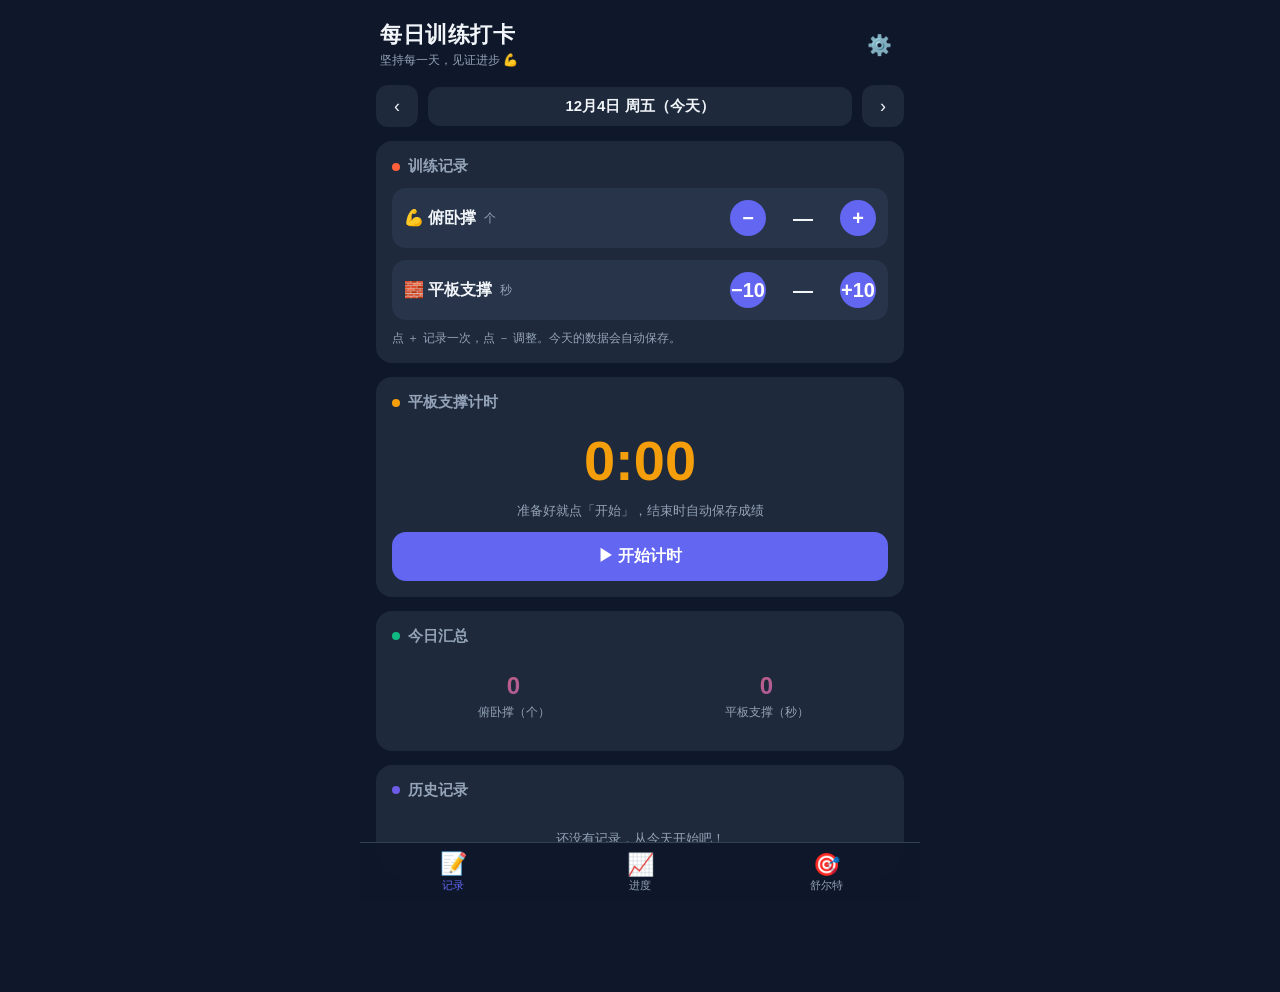
<file: index.html>
<!DOCTYPE html>
<html lang="zh-CN">
<head>
  <meta charset="UTF-8">
  <meta name="viewport" content="width=device-width, initial-scale=1, viewport-fit=cover">
  <meta name="apple-mobile-web-app-capable" content="yes">
  <meta name="apple-mobile-web-app-status-bar-style" content="black-translucent">
  <meta name="apple-mobile-web-app-title" content="训练打卡">
  <link rel="apple-touch-icon" href="apple-touch-icon.png">
  <link rel="manifest" href="manifest.json">
  <link rel="stylesheet" href="styles.css">
  <title>每日训练打卡</title>
</head>
<body>
  <header class="top">
    <div>
      <h1>每日训练打卡</h1>
      <div class="sub" id="today-sub"></div>
    </div>
    <button class="icon" id="btn-settings" aria-label="设置">⚙️</button>
  </header>

  <main>
    <!-- 日期切换 -->
    <div class="datebar">
      <button id="btn-prev" aria-label="前一天">‹</button>
      <div class="date-label" id="date-label"></div>
      <button id="btn-next" aria-label="后一天">›</button>
    </div>

    <!-- 今日训练 -->
    <section class="card">
      <h2><span class="dot" style="background:var(--orange)"></span>训练记录</h2>
      <div class="training">
        <div class="row">
          <div class="name">💪 俯卧撑 <span class="unit">个</span></div>
          <div class="stepper">
            <button data-key="pushups" data-d="-1">−</button>
            <span class="val" id="v-pushups">—</span>
            <button data-key="pushups" data-d="1">+</button>
          </div>
        </div>
        <div class="row">
          <div class="name">🧱 平板支撑 <span class="unit">秒</span></div>
          <div class="stepper">
            <button data-key="plank" data-d="-10">−10</button>
            <span class="val" id="v-plank">—</span>
            <button data-key="plank" data-d="10">+10</button>
          </div>
        </div>
      </div>
      <p style="font-size:12px;color:var(--muted);margin-top:10px">点 ＋ 记录一次，点 － 调整。今天的数据会自动保存。</p>
    </section>

    <!-- 平板支撑计时 -->
    <section class="card">
      <h2><span class="dot" style="background:var(--accent2)"></span>平板支撑计时</h2>
      <div class="plank-clock" id="plank-clock">0:00</div>
      <div class="plank-status" id="plank-status">准备好就点「开始」，结束时自动保存成绩</div>
      <button class="btn" id="btn-plank">▶ 开始计时</button>
    </section>

    <!-- 今日汇总 -->
    <section class="card">
      <h2><span class="dot" style="background:var(--green)"></span>今日汇总</h2>
      <div class="summary">
        <div class="stat"><div class="num" id="sum-pushups">0</div><div class="lbl">俯卧撑（个）</div></div>
        <div class="stat"><div class="num" id="sum-plank">0</div><div class="lbl">平板支撑（秒）</div></div>
      </div>
    </section>

    <!-- 历史记录 -->
    <section class="card">
      <h2><span class="dot" style="background:var(--purple)"></span>历史记录</h2>
      <div class="record-list" id="record-list"></div>
    </section>
  </main>

  <!-- 设置弹窗 -->
  <div class="modal-mask" id="settings-mask">
    <div class="modal tools">
      <h3>⚙️ 设置</h3>
      <button class="btn" id="btn-export">📤 导出备份</button>
      <button class="btn ghost" id="btn-import">📥 导入备份</button>
      <input type="file" id="file-input" accept=".json,application/json" style="display:none">
      <button class="btn danger" id="btn-clear">🗑 清空全部数据</button>
      <div class="row2">
        <button class="btn ghost" id="btn-close-settings">关闭</button>
      </div>
      <p class="hint" style="margin-top:12px">数据仅保存在这部手机里。换手机前记得导出备份。</p>
    </div>
  </div>

  <nav class="bottom">
    <a href="index.html" class="on"><span class="ico">📝</span>记录</a>
    <a href="charts.html"><span class="ico">📈</span>进度</a>
    <a href="schulte.html"><span class="ico">🎯</span>舒尔特</a>
  </nav>

  <div class="toast" id="toast"></div>

  <script src="data.js"></script>
  <script>
    'use strict';
    // ===== 状态 =====
    let currentDate = todayStr(); // 当前查看/编辑的日期
    let today = todayStr();

    // ===== 工具函数 =====
    const $ = (id) => document.getElementById(id);
    let toastTimer = null;
    function toast(msg) {
      const t = $('toast');
      t.textContent = msg;
      t.classList.add('show');
      clearTimeout(toastTimer);
      toastTimer = setTimeout(() => t.classList.remove('show'), 1600);
    }

    function refreshDateLabel() {
      $('date-label').textContent = fmtDate(currentDate) + (currentDate === today ? '（今天）' : '');
      $('today-sub').textContent = '坚持每一天，见证进步 💪';
      $('btn-next').disabled = currentDate >= today;
    }

    function refreshDay() {
      const d = getDay(currentDate);
      $('v-pushups').textContent = d.pushups ?? '—';
      $('v-plank').textContent = d.plank ?? '—';
      // 汇总
      const sum = { pushups: 0, plank: 0 };
      Object.entries(getAllDays()).forEach(([k, v]) => {
        if (k >= currentDate && k <= today) { sum.pushups += v.pushups || 0; sum.plank += v.plank || 0; }
      });
      $('sum-pushups').textContent = sum.pushups;
      $('sum-plank').textContent = sum.plank;
      refreshRecordList();
    }

    function getAllDays() {
      return load().days;
    }

    function refreshRecordList() {
      const box = $('record-list');
      const days = Object.keys(getAllDays()).sort().reverse();
      if (!days.length) {
        box.innerHTML = '<div class="empty">还没有记录，从今天开始吧！</div>';
        return;
      }
      box.innerHTML = days.map((k) => {
        const v = getDay(k);
        const items = [];
        if (v.pushups != null) items.push('俯卧撑 <b>' + v.pushups + '</b>');
        if (v.plank != null) items.push('平板 <b>' + v.plank + 's</b>');
        const vals = items.length ? items.join(' · ') : '<span style="opacity:.5">无</span>';
        return '<div class="record">' +
          '<div class="d">' + fmtDate(k) + '</div>' +
          '<div class="vals">' + vals + '</div>' +
          '<button class="del" data-date="' + k + '">✕</button>' +
          '</div>';
      }).join('');
      box.querySelectorAll('.del').forEach((b) =>
        b.addEventListener('click', () => {
          if (confirm('删除 ' + fmtDate(b.dataset.date) + ' 的记录？')) {
            deleteDay(b.dataset.date);
            toast('已删除');
            refreshDay();
          }
        })
      );
    }

    function adjust(key, delta) {
      const cur = getDay(currentDate)[key] || 0;
      const next = Math.max(0, cur + delta);
      setDay(currentDate, key, next);
      toast(key === 'pushups' ? '俯卧撑已保存' : '平板支撑已保存');
      refreshDay();
    }

    // ===== 平板支撑计时 =====
    let plank = { running: false, startTs: 0, timerId: null };
    function fmtClock(ms) {
      const total = Math.floor(ms / 1000);
      return Math.floor(total / 60) + ':' + String(total % 60).padStart(2, '0');
    }
    function startPlank() {
      if (plank.running) return;
      plank.running = true;
      plank.startTs = performance.now();
      $('btn-plank').textContent = '■ 结束并保存';
      $('plank-status').textContent = '计时中… 坚持住！';
      plank.timerId = setInterval(() => {
        $('plank-clock').textContent = fmtClock(performance.now() - plank.startTs);
      }, 200);
    }
    function stopPlank() {
      if (!plank.running) return;
      clearInterval(plank.timerId);
      plank.running = false;
      const secs = Math.round((performance.now() - plank.startTs) / 1000);
      $('plank-clock').textContent = fmtClock(secs * 1000);
      setDay(currentDate, 'plank', secs);
      toast('🧱 平板支撑 ' + secs + ' 秒，已保存');
      $('btn-plank').textContent = '▶ 再来一次';
      $('plank-status').textContent = '已保存到今天的记录';
      refreshDay();
    }
    $('btn-plank').addEventListener('click', () => (plank.running ? stopPlank() : startPlank()));

    // ===== 事件 =====
    document.querySelectorAll('.stepper button').forEach((b) =>
      b.addEventListener('click', () => adjust(b.dataset.key, parseInt(b.dataset.d)))
    );

    $('btn-prev').addEventListener('click', () => {
      const d = dateOf(currentDate);
      d.setDate(d.getDate() - 1);
      currentDate = d.getFullYear() + '-' + String(d.getMonth() + 1).padStart(2, '0') + '-' + String(d.getDate()).padStart(2, '0');
      refreshDateLabel(); refreshDay();
    });
    $('btn-next').addEventListener('click', () => {
      if (currentDate >= today) return;
      const d = dateOf(currentDate);
      d.setDate(d.getDate() + 1);
      currentDate = d.getFullYear() + '-' + String(d.getMonth() + 1).padStart(2, '0') + '-' + String(d.getDate()).padStart(2, '0');
      refreshDateLabel(); refreshDay();
    });

    // 设置弹窗
    const mask = $('settings-mask');
    $('btn-settings').addEventListener('click', () => mask.classList.add('show'));
    $('btn-close-settings').addEventListener('click', () => mask.classList.remove('show'));
    mask.addEventListener('click', (e) => { if (e.target === mask) mask.classList.remove('show'); });

    $('btn-export').addEventListener('click', () => { exportJSON(); toast('已导出备份文件'); });
    $('btn-import').addEventListener('click', () => $('file-input').click());
    $('file-input').addEventListener('change', () => {
      const f = $('file-input').files[0];
      if (!f) return;
      const reader = new FileReader();
      reader.onload = () => {
        try {
          importJSON(reader.result);
          toast('导入成功');
          refreshDay(); refreshDateLabel();
        } catch (e) {
          alert('导入失败：' + e.message);
        }
      };
      reader.readAsText(f);
      $('file-input').value = '';
    });
    $('btn-clear').addEventListener('click', () => {
      if (confirm('确定清空全部训练数据？此操作不可恢复！')) {
        save({ version: 1, days: {}, schulte: [] });
        toast('已清空');
        refreshDay(); refreshDateLabel();
        mask.classList.remove('show');
      }
    });

    // ===== 启动 =====
    refreshDateLabel();
    refreshDay();
  </script>
</body>
</html>
</file>
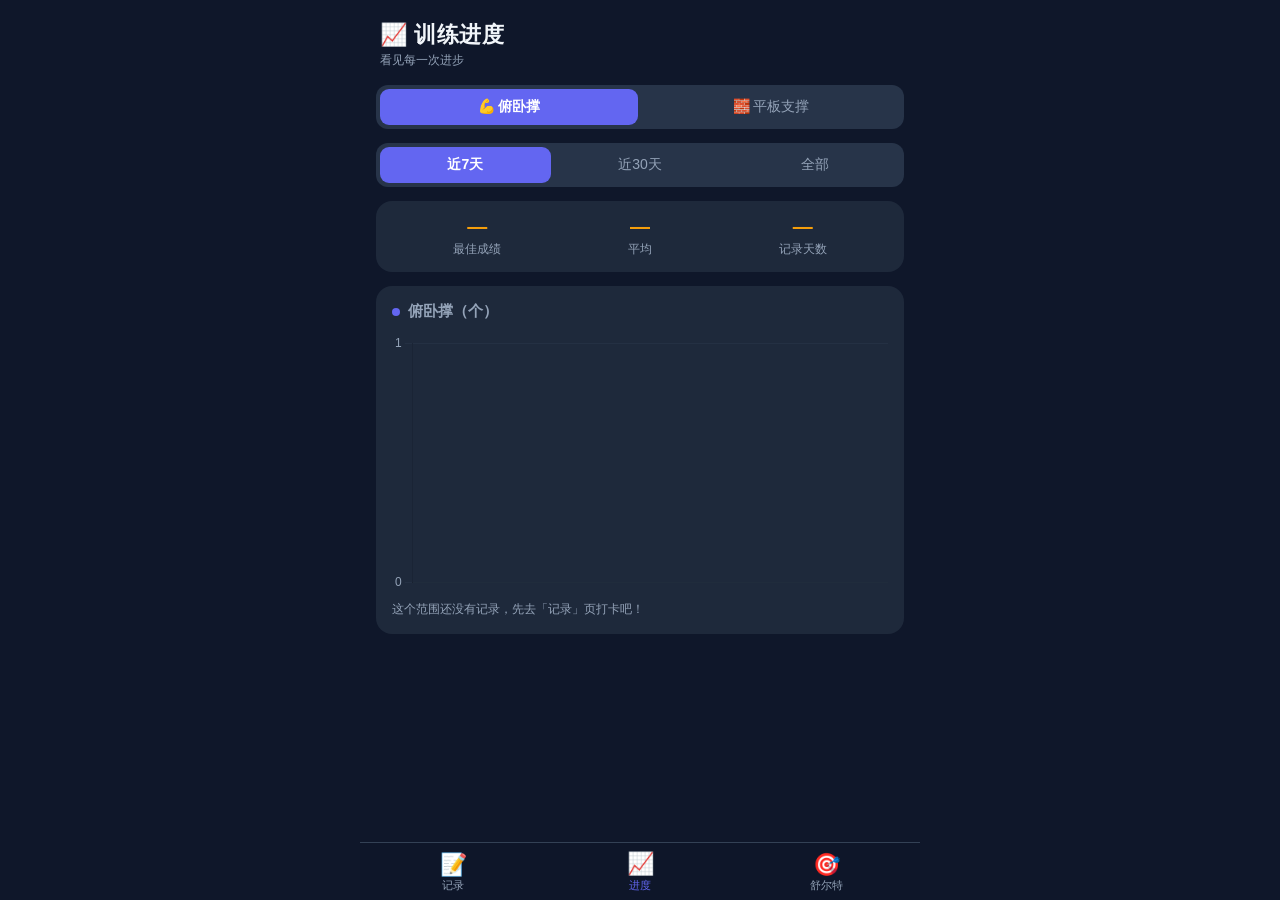
<file: charts.html>
<!DOCTYPE html>
<html lang="zh-CN">
<head>
  <meta charset="UTF-8">
  <meta name="viewport" content="width=device-width, initial-scale=1, viewport-fit=cover">
  <meta name="apple-mobile-web-app-capable" content="yes">
  <meta name="apple-mobile-web-app-status-bar-style" content="black-translucent">
  <meta name="apple-mobile-web-app-title" content="训练打卡">
  <link rel="apple-touch-icon" href="apple-touch-icon.png">
  <link rel="manifest" href="manifest.json">
  <link rel="stylesheet" href="styles.css">
  <title>进度 · 训练打卡</title>
</head>
<body>
  <header class="top">
    <div>
      <h1>📈 训练进度</h1>
      <div class="sub">看见每一次进步</div>
    </div>
  </header>

  <main>
    <!-- 指标切换 -->
    <div class="seg" id="metric-seg">
      <button data-metric="pushups" class="on">💪 俯卧撑</button>
      <button data-metric="plank">🧱 平板支撑</button>
    </div>

    <!-- 时间范围 -->
    <div class="seg" id="range-seg">
      <button data-range="7" class="on">近7天</button>
      <button data-range="30">近30天</button>
      <button data-range="all">全部</button>
    </div>

    <!-- 最佳成绩 -->
    <div class="best">
      <div class="b"><div class="v" id="best-val">—</div><div class="k" id="best-lbl">最佳成绩</div></div>
      <div class="b"><div class="v" id="avg-val">—</div><div class="k">平均</div></div>
      <div class="b"><div class="v" id="days-val">—</div><div class="k">记录天数</div></div>
    </div>

    <!-- 图表 -->
    <section class="card">
      <h2><span class="dot" style="background:var(--accent)"></span><span id="chart-title">俯卧撑（个）</span></h2>
      <div class="chart-box"><canvas id="chart"></canvas></div>
      <p class="chart-note" id="chart-note">仅显示有记录的天；没练的天会自动跳过。</p>
    </section>
  </main>

  <nav class="bottom">
    <a href="index.html"><span class="ico">📝</span>记录</a>
    <a href="charts.html" class="on"><span class="ico">📈</span>进度</a>
    <a href="schulte.html"><span class="ico">🎯</span>舒尔特</a>
  </nav>

  <script src="data.js"></script>
  <script src="chart.umd.min.js"></script>
  <script>
    'use strict';
    const $ = (id) => document.getElementById(id);
    let state = { metric: 'pushups', range: '7' };
    let chart = null;

    const META = {
      pushups: { label: '俯卧撑', unit: '个', color: '#ff5e3a' },
      plank:   { label: '平板支撑', unit: '秒', color: '#6c5ce7' }
    };

    function collectPoints(metric) {
      // 返回 [{ date, value }]，按日期升序，只含有记录的天
      const days = load().days;
      const pts = [];
      Object.keys(days).forEach((k) => {
        const v = days[k][metric];
        if (v != null && v > 0) pts.push({ date: k, value: v });
      });
      pts.sort((a, b) => a.date < b.date ? -1 : 1);

      const n = pts.length;
      if (!n) return pts;
      if (state.range === 'all') return pts;
      const limit = parseInt(state.range);
      const today = dateOf(todayStr());
      const start = new Date(today);
      start.setDate(start.getDate() - (limit - 1));
      const startStr = start.getFullYear() + '-' + String(start.getMonth() + 1).padStart(2, '0') + '-' + String(start.getDate()).padStart(2, '0');
      return pts.filter((p) => p.date >= startStr);
    }

    function render() {
      const meta = META[state.metric];
      const pts = collectPoints(state.metric);

      $('chart-title').textContent = meta.label + '（' + meta.unit + '）';
      $('chart-note').textContent = pts.length
        ? '共 ' + pts.length + ' 条记录' + (state.range !== 'all' ? '（近 ' + state.range + ' 天）' : '')
        : '这个范围还没有记录，先去「记录」页打卡吧！';

      // 统计
      const values = pts.map((p) => p.value);
      const best = values.length ? Math.max.apply(null, values) : null;
      const sum = values.reduce((a, b) => a + b, 0);
      const avg = values.length ? Math.round(sum / values.length * 10) / 10 : null;
      const bestDay = best != null ? pts.find((p) => p.value === best).date : null;
      $('best-val').textContent = best != null ? best + ' ' + meta.unit : '—';
      $('best-lbl').textContent = '最佳成绩' + (bestDay ? '（' + bestDay.slice(5).replace('-', '/') + '）' : '');
      $('avg-val').textContent = avg != null ? avg + ' ' + meta.unit : '—';
      $('days-val').textContent = values.length ? values.length + ' 天' : '—';

      // 图表
      const labels = pts.map((p) => p.date.slice(5).replace('-', '/'));
      const data = pts.map((p) => p.value);

      if (chart) chart.destroy();

      const grad = document.createElement('canvas').getContext('2d').createLinearGradient(0, 0, 0, 260);
      grad.addColorStop(0, meta.color + '55');
      grad.addColorStop(1, meta.color + '00');

      chart = new Chart($('chart'), {
        type: 'line',
        data: {
          labels: labels,
          datasets: [{
            label: meta.label,
            data: data,
            borderColor: meta.color,
            backgroundColor: grad,
            fill: true,
            tension: 0.35,
            pointRadius: 4,
            pointBackgroundColor: meta.color,
            pointHoverRadius: 6,
            borderWidth: 2.5,
            spanGaps: true
          }]
        },
        options: {
          responsive: true,
          maintainAspectRatio: false,
          plugins: {
            legend: { display: false },
            tooltip: {
              backgroundColor: '#273449',
              titleColor: '#f1f5f9',
              bodyColor: '#f1f5f9',
              displayColors: false,
              callbacks: { label: (ctx) => ' ' + ctx.parsed.y + ' ' + meta.unit }
            }
          },
          scales: {
            x: {
              grid: { color: 'rgba(51,65,85,.35)' },
              ticks: { color: '#94a3b8', maxRotation: 0, autoSkip: true, maxTicksLimit: 8 }
            },
            y: {
              beginAtZero: true,
              grid: { color: 'rgba(51,65,85,.35)' },
              ticks: { color: '#94a3b8', precision: 0 }
            }
          }
        }
      });
    }

    $('metric-seg').addEventListener('click', (e) => {
      const b = e.target.closest('button');
      if (!b) return;
      state.metric = b.dataset.metric;
      document.querySelectorAll('#metric-seg button').forEach((x) => x.classList.toggle('on', x === b));
      render();
    });
    $('range-seg').addEventListener('click', (e) => {
      const b = e.target.closest('button');
      if (!b) return;
      state.range = b.dataset.range;
      document.querySelectorAll('#range-seg button').forEach((x) => x.classList.toggle('on', x === b));
      render();
    });

    render();
  </script>
</body>
</html>
</file>
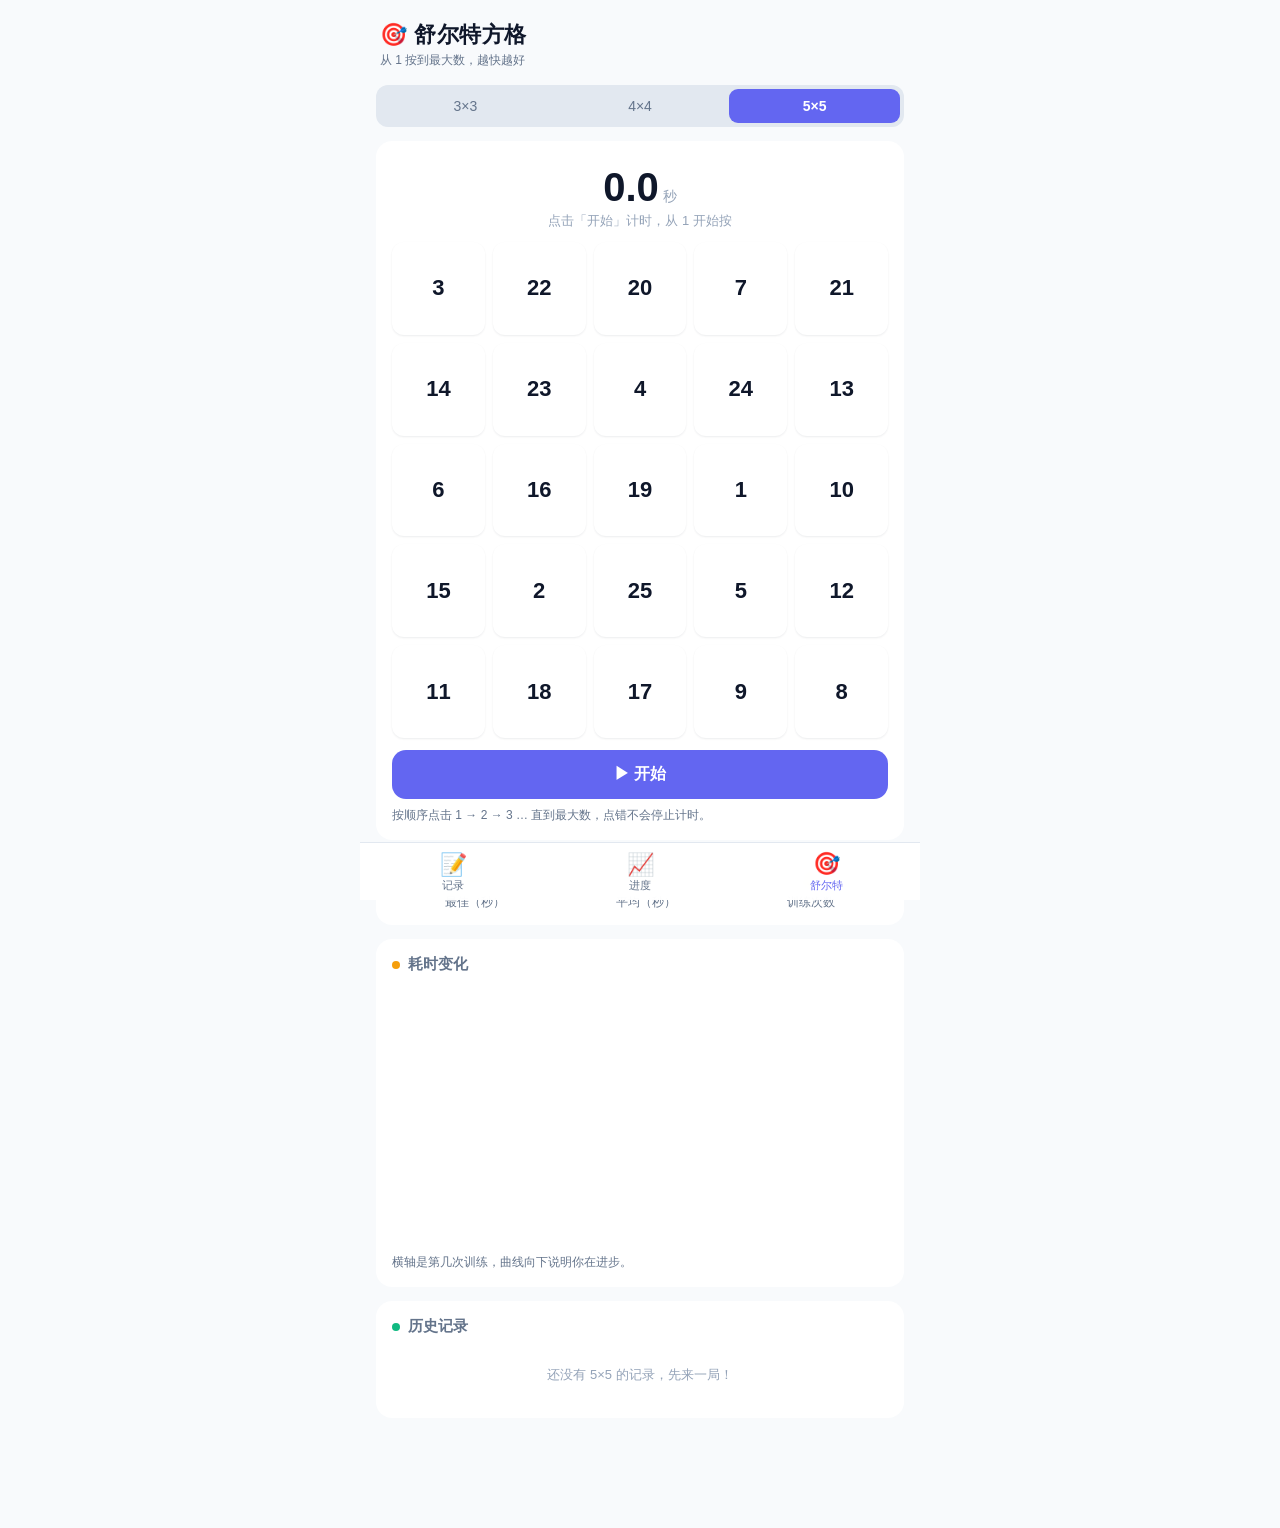
<file: schulte.html>
<!DOCTYPE html>
<html lang="zh-CN">
<head>
  <meta charset="UTF-8">
  <meta name="viewport" content="width=device-width, initial-scale=1, viewport-fit=cover">
  <meta name="apple-mobile-web-app-capable" content="yes">
  <meta name="apple-mobile-web-app-status-bar-style" content="black-translucent">
  <meta name="apple-mobile-web-app-title" content="训练打卡">
  <link rel="apple-touch-icon" href="apple-touch-icon.png">
  <link rel="manifest" href="manifest.json">
  <link rel="stylesheet" href="styles.css">
  <title>舒尔特方格 · 训练打卡</title>
</head>
<body class="schulte-light">
  <header class="top">
    <div>
      <h1>🎯 舒尔特方格</h1>
      <div class="sub">从 1 按到最大数，越快越好</div>
    </div>
  </header>

  <main>
    <!-- 难度选择 -->
    <div class="seg" id="size-seg">
      <button data-size="3">3×3</button>
      <button data-size="4">4×4</button>
      <button data-size="5" class="on">5×5</button>
    </div>

    <!-- 计时器 -->
    <div class="card">
      <div class="timer"><span id="timer">0.0</span><small> 秒</small></div>
      <div style="text-align:center;color:var(--muted);font-size:13px" id="progress">点击「开始」准备</div>
      <div class="schulte-grid s5" id="grid"></div>
      <button class="btn" id="btn-start">▶ 开始</button>
      <button class="btn ghost" id="btn-quit" style="display:none">■ 放弃本次</button>
      <p class="chart-note">按顺序点击 1 → 2 → 3 … 直到最大数，点错不会停止计时。</p>
    </div>

    <!-- 当前难度最佳 -->
    <div class="best">
      <div class="b"><div class="v" id="best-time">—</div><div class="k">最佳（秒）</div></div>
      <div class="b"><div class="v" id="avg-time">—</div><div class="k">平均（秒）</div></div>
      <div class="b"><div class="v" id="total-times">0</div><div class="k">训练次数</div></div>
    </div>

    <!-- 耗时变化曲线 -->
    <section class="card">
      <h2><span class="dot" style="background:var(--accent2)"></span>耗时变化</h2>
      <div class="chart-box"><canvas id="chart"></canvas></div>
      <p class="chart-note">横轴是第几次训练，曲线向下说明你在进步。</p>
    </section>

    <!-- 历史记录 -->
    <section class="card">
      <h2><span class="dot" style="background:var(--green)"></span>历史记录</h2>
      <div class="record-list" id="record-list"></div>
    </section>
  </main>

  <nav class="bottom">
    <a href="index.html"><span class="ico">📝</span>记录</a>
    <a href="charts.html"><span class="ico">📈</span>进度</a>
    <a href="schulte.html" class="on"><span class="ico">🎯</span>舒尔特</a>
  </nav>

  <div class="toast" id="toast"></div>

  <script src="data.js"></script>
  <script src="chart.umd.min.js"></script>
  <script>
    'use strict';
    const $ = (id) => document.getElementById(id);
    let toastTimer = null;
    function toast(msg) {
      const t = $('toast');
      t.textContent = msg;
      t.classList.add('show');
      clearTimeout(toastTimer);
      toastTimer = setTimeout(() => t.classList.remove('show'), 1800);
    }

    // ===== 状态 =====
    let state = { size: 5, mode: 'idle' }; // mode: idle | running | done
    let grid = [];        // 当前格子的数字
    let next = 1;         // 下一个要找的数字
    let errors = 0;       // 本次错误次数
    let startTs = 0;      // 开始时间戳
    let timerId = null;
    let chart = null;

    const fmtMs = (ms) => (ms / 1000).toFixed(1);

    // ===== 生成方格 =====
    function shuffle(arr) {
      for (let i = arr.length - 1; i > 0; i--) {
        const j = Math.floor(Math.random() * (i + 1));
        [arr[i], arr[j]] = [arr[j], arr[i]];
      }
      return arr;
    }

    // 洗牌并展示（不启动计时）
    function prepareBoard() {
      clearInterval(timerId);
      const n = state.size;
      grid = shuffle(Array.from({ length: n * n }, (_, i) => i + 1));
      state.mode = 'idle';
      next = 1;
      errors = 0;
      $('timer').textContent = '0.0';
      $('progress').textContent = '点击「开始」计时，从 1 开始按';
      $('btn-start').textContent = '▶ 开始';
      $('btn-quit').style.display = 'none';
      renderGrid();
    }

    function startRound() {
      clearInterval(timerId);
      const n = state.size;
      grid = shuffle(Array.from({ length: n * n }, (_, i) => i + 1));
      next = 1;
      errors = 0;
      state.mode = 'running';
      startTs = performance.now();
      renderGrid();
      $('progress').textContent = '找到 1/' + (n * n);
      $('btn-start').textContent = '↻ 重新开始';
      $('btn-quit').style.display = 'block';
      timerId = setInterval(() => {
        $('timer').textContent = fmtMs(performance.now() - startTs);
      }, 100);
    }

    // 中途放弃：停止计时、重新洗牌，不记录成绩
    function quitRound() {
      if (state.mode !== 'running') return;
      clearInterval(timerId);
      prepareBoard();
      toast('已结束本次练习，成绩未保存');
    }

    function finish() {
      clearInterval(timerId);
      state.mode = 'done';
      const ms = Math.round(performance.now() - startTs);
      $('timer').textContent = fmtMs(ms);
      $('progress').textContent = '完成！耗时 ' + fmtMs(ms) + ' 秒';
      addSchulte(state.size, ms, errors);
      toast('🎉 完成 ' + state.size + '×' + state.size + '：' + fmtMs(ms) + ' 秒' + (errors ? '（点错 ' + errors + ' 次）' : ''));
      $('btn-start').textContent = '▶ 再来一次';
      $('btn-quit').style.display = 'none';
      refreshStats(); refreshList(); renderChart();
    }

    // ===== 渲染方格 =====
    function renderGrid() {
      const box = $('grid');
      box.className = 'schulte-grid s' + state.size;
      box.innerHTML = grid.map((v) =>
        '<button class="cell" data-n="' + v + '">' + v + '</button>'
      ).join('');
      box.querySelectorAll('.cell').forEach((b) =>
        b.addEventListener('click', () => onCell(b))
      );
    }

    function onCell(btn) {
      if (state.mode !== 'running') return;
      const n = parseInt(btn.dataset.n);
      if (n === next) {
        btn.disabled = true;
        btn.classList.add('ok'); // 短暂高亮反馈，随后恢复原样
        setTimeout(() => btn.classList.remove('ok'), 220);
        next++;
        const total = state.size * state.size;
        $('progress').textContent = next <= total ? '找到 ' + next + '/' + total : '';
        if (next > total) finish();
      } else {
        errors++;
        btn.classList.add('wrong');
        setTimeout(() => btn.classList.remove('wrong'), 300);
      }
    }

    // ===== 统计与历史 =====
    function records() {
      return getSchulte().filter((r) => r.size === state.size); // 新在前
    }

    function refreshStats() {
      const rs = records();
      const vals = rs.map((r) => r.ms);
      const best = vals.length ? Math.min.apply(null, vals) : null;
      const avg = vals.length ? Math.round(vals.reduce((a, b) => a + b, 0) / vals.length) : null;
      $('best-time').textContent = best != null ? fmtMs(best) : '—';
      $('avg-time').textContent = avg != null ? fmtMs(avg) : '—';
      $('total-times').textContent = vals.length;
    }

    function refreshList() {
      const box = $('record-list');
      const rs = records();
      if (!rs.length) {
        box.innerHTML = '<div class="empty">还没有 ' + state.size + '×' + state.size + ' 的记录，先来一局！</div>';
        return;
      }
      const now = Date.now();
      box.innerHTML = rs.map((r) => {
        const d = new Date(r.t);
        const datePart = (d.getMonth() + 1) + '月' + d.getDate() + '日 ' + String(d.getHours()).padStart(2, '0') + ':' + String(d.getMinutes()).padStart(2, '0');
        const rel = (now - r.t) < 60000 ? '（刚刚）' : '';
        return '<div class="schulte-record">' +
          '<div class="info">' +
            '<div class="time">' + fmtMs(r.ms) + ' 秒' + (r.err ? ' <span style="color:var(--red);font-size:12px">错' + r.err + '</span>' : '') + '</div>' +
            '<div class="sub">' + datePart + rel + '</div>' +
          '</div>' +
          '<button class="del" data-id="' + r.id + '">✕</button>' +
          '</div>';
      }).join('');
      box.querySelectorAll('.del').forEach((b) =>
        b.addEventListener('click', () => {
          if (confirm('删除这条记录？')) {
            deleteSchulte(b.dataset.id);
            refreshStats(); refreshList(); renderChart();
          }
        })
      );
    }

    // ===== 耗时折线图 =====
    function renderChart() {
      const rs = records().slice().reverse(); // 时间正序（旧 → 新）
      const meta = { 3: '#10b981', 4: '#f59e0b', 5: '#ff5e3a' }[state.size];

      if (chart) chart.destroy();
      if (!rs.length) {
        $('chart').getContext('2d').clearRect(0, 0, $('chart').width, $('chart').height);
        return;
      }
      const last = rs.slice(-30);
      chart = new Chart($('chart'), {
        type: 'line',
        data: {
          labels: last.map((_, i) => '第' + (i + 1) + '次'),
          datasets: [{
            label: '耗时（秒）',
            data: last.map((r) => r.ms / 1000),
            borderColor: meta,
            backgroundColor: meta + '33',
            fill: true,
            tension: 0.35,
            pointRadius: 4,
            pointBackgroundColor: meta,
            borderWidth: 2.5
          }]
        },
        options: {
          responsive: true,
          maintainAspectRatio: false,
          plugins: {
            legend: { display: false },
            tooltip: {
              backgroundColor: '#273449',
              titleColor: '#f1f5f9',
              bodyColor: '#f1f5f9',
              displayColors: false,
              callbacks: { label: (ctx) => ' ' + ctx.parsed.y.toFixed(1) + ' 秒' }
            }
          },
          scales: {
            x: {
              grid: { color: 'rgba(51,65,85,.35)' },
              ticks: { color: '#94a3b8', maxRotation: 0, autoSkip: true, maxTicksLimit: 10 }
            },
            y: {
              beginAtZero: true,
              grid: { color: 'rgba(51,65,85,.35)' },
              ticks: { color: '#94a3b8' }
            }
          }
        }
      });
    }

    // ===== 事件 =====
    $('size-seg').addEventListener('click', (e) => {
      const b = e.target.closest('button');
      if (!b) return;
      state.size = parseInt(b.dataset.size);
      document.querySelectorAll('#size-seg button').forEach((x) => x.classList.toggle('on', x === b));
      prepareBoard();
      refreshStats(); refreshList(); renderChart();
    });

    $('btn-start').addEventListener('click', startRound);
    $('btn-quit').addEventListener('click', quitRound);

    // ===== 启动 =====
    prepareBoard();
    refreshStats(); refreshList(); renderChart();
  </script>
</body>
</html>
</file>
<file: styles.css>
/* ===== 基础 ===== */
:root {
  --bg: #0f172a;
  --card: #1e293b;
  --card2: #273449;
  --line: #334155;
  --text: #f1f5f9;
  --muted: #94a3b8;
  --accent: #6366f1;
  --accent2: #f59e0b;
  --orange: #ff5e3a;
  --purple: #6c5ce7;
  --green: #10b981;
  --red: #ef4444;
  --radius: 16px;
}

* { margin: 0; padding: 0; box-sizing: border-box; -webkit-tap-highlight-color: transparent; }

html { -webkit-text-size-adjust: 100%; }

body {
  background: var(--bg);
  color: var(--text);
  font-family: -apple-system, BlinkMacSystemFont, 'PingFang SC', 'Segoe UI', 'Microsoft YaHei', sans-serif;
  max-width: 560px;
  margin: 0 auto;
  min-height: 100vh;
  padding-bottom: 96px; /* 给底部导航留空间 */
}

/* ===== 顶部标题栏 ===== */
header.top {
  position: sticky;
  top: 0;
  z-index: 10;
  background: var(--bg);
  padding: 20px 20px 12px;
  display: flex;
  align-items: center;
  justify-content: space-between;
}

header.top h1 { font-size: 22px; font-weight: 700; letter-spacing: .5px; }
header.top .sub { font-size: 12px; color: var(--muted); margin-top: 2px; }
header.top button.icon {
  background: none; border: none; color: var(--muted);
  font-size: 20px; padding: 8px; cursor: pointer;
}
header.top button.icon:active { color: var(--text); }

/* ===== 内容 ===== */
main { padding: 4px 16px 0; }

.card {
  background: var(--card);
  border-radius: var(--radius);
  padding: 16px;
  margin-bottom: 14px;
}
.card h2 {
  font-size: 15px; font-weight: 600; color: var(--muted);
  margin-bottom: 12px;
  display: flex; align-items: center; gap: 8px;
}
.card h2 .dot {
  width: 8px; height: 8px; border-radius: 50%; display: inline-block;
}

/* ===== 日期选择 ===== */
.datebar { display: flex; align-items: center; gap: 10px; margin-bottom: 14px; }
.datebar .date-label {
  flex: 1; text-align: center; font-size: 15px; font-weight: 600;
  background: var(--card); border-radius: 12px; padding: 10px;
}
.datebar button {
  background: var(--card); border: none; color: var(--text);
  width: 42px; height: 42px; border-radius: 12px; font-size: 18px; cursor: pointer;
}
.datebar button:active { background: var(--card2); }

/* ===== 训练输入卡片 ===== */
.training { display: flex; flex-direction: column; gap: 12px; }
.training .row {
  display: flex; align-items: center; justify-content: space-between; gap: 10px;
  background: var(--card2); border-radius: 14px; padding: 12px;
}
.training .name { font-size: 16px; font-weight: 600; display: flex; align-items: center; gap: 8px; }
.training .unit { font-size: 12px; color: var(--muted); font-weight: 400; }

.stepper { display: flex; align-items: center; gap: 10px; }
.stepper button {
  width: 36px; height: 36px; border-radius: 50%; border: none;
  font-size: 20px; font-weight: 700; color: #fff; cursor: pointer;
  background: var(--accent);
}
.stepper button:active { transform: scale(.92); }
.stepper .val { min-width: 54px; text-align: center; font-size: 20px; font-weight: 700; }

/* ===== 今日汇总 ===== */
.summary { display: flex; gap: 10px; }
.summary .stat {
  flex: 1; background: var(--card); border-radius: var(--radius); padding: 14px; text-align: center;
}
.summary .stat .num {
  font-size: 24px; font-weight: 700;
  background: linear-gradient(135deg, var(--orange), var(--purple));
  -webkit-background-clip: text; background-clip: text; color: transparent;
}
.summary .stat .lbl { font-size: 12px; color: var(--muted); margin-top: 4px; }

/* ===== 记录列表 ===== */
.record-list { display: flex; flex-direction: column; gap: 8px; }
.record {
  display: flex; align-items: center; justify-content: space-between;
  background: var(--card2); border-radius: 12px; padding: 10px 14px;
}
.record .d { font-size: 14px; font-weight: 600; }
.record .vals { display: flex; align-items: center; gap: 14px; font-size: 12px; color: var(--muted); }
.record .vals b { color: var(--text); font-size: 14px; }
.record .del {
  background: none; border: none; color: var(--muted);
  font-size: 16px; padding: 6px; cursor: pointer;
}
.record .del:active { color: var(--red); }
.empty { text-align: center; color: var(--muted); font-size: 13px; padding: 18px 0; }

/* ===== 按钮 ===== */
.btn {
  display: block; width: 100%; border: none; border-radius: 14px;
  background: var(--accent); color: #fff;
  font-size: 16px; font-weight: 600; padding: 14px; cursor: pointer;
}
.btn:active { transform: scale(.98); opacity: .9; }
.btn.ghost { background: var(--card2); color: var(--text); }
.btn.danger { background: var(--red); }
.btn:disabled { opacity: .45; }

.row2 { display: flex; gap: 10px; }
.row2 .btn { width: auto; flex: 1; font-size: 14px; }

/* ===== 图表 ===== */
.chart-box { position: relative; height: 260px; }
.chart-note { font-size: 12px; color: var(--muted); margin-top: 8px; }

.seg { display: flex; background: var(--card2); border-radius: 12px; padding: 4px; gap: 4px; margin-bottom: 14px; }
.seg button {
  flex: 1; border: none; background: none; color: var(--muted);
  padding: 9px 0; border-radius: 9px; font-size: 14px; cursor: pointer;
}
.seg button.on { background: var(--accent); color: #fff; font-weight: 600; }

/* ===== 舒尔特 ===== */
.schulte-meta { display: flex; align-items: center; justify-content: space-between; margin-bottom: 14px; }
.timer { font-size: 40px; font-weight: 800; font-variant-numeric: tabular-nums; text-align: center; padding: 8px 0 2px; }
.timer small { font-size: 14px; color: var(--muted); font-weight: 500; }
.schulte-grid {
  display: grid; gap: 8px; margin: 12px 0;
}
.schulte-grid .cell {
  aspect-ratio: 1; border: none; border-radius: 12px;
  background: #ffffff; color: #0f172a;
  font-size: 22px; font-weight: 700; cursor: pointer;
  box-shadow: 0 1px 2px rgba(15, 23, 42, .08);
  transition: transform .12s ease, background .15s ease;
}
.schulte-grid .cell.ok { background: var(--green); color: #fff; }
.schulte-grid .cell.wrong { background: var(--red); color: #fff; animation: shake .25s; }
.schulte-grid .cell.cur { background: var(--accent); color: #fff; }
.schulte-grid .cell:active { transform: scale(.94); }
@keyframes shake {
  0%, 100% { transform: translateX(0); }
  25% { transform: translateX(-5px); }
  75% { transform: translateX(5px); }
}

.schulte-grid.s3 { grid-template-columns: repeat(3, 1fr); }
.schulte-grid.s4 { grid-template-columns: repeat(4, 1fr); }
.schulte-grid.s5 { grid-template-columns: repeat(5, 1fr); }
.schulte-grid.s3 .cell { font-size: 28px; }
.schulte-grid.s4 .cell { font-size: 24px; }

#btn-quit { margin-top: 10px; }

/* 舒尔特历史记录 */
.schulte-record {
  display: flex; align-items: center; gap: 10px;
  background: var(--card2); border-radius: 12px; padding: 10px 14px; margin-bottom: 8px;
}
.schulte-record .info { flex: 1; }
.schulte-record .time { font-size: 16px; font-weight: 700; }
.schulte-record .sub { font-size: 12px; color: var(--muted); margin-top: 2px; }
.schulte-record .del {
  background: none; border: none; color: var(--muted); font-size: 16px; padding: 8px; cursor: pointer;
}
.schulte-record .del:active { color: var(--red); }

.best {
  display: flex; justify-content: space-around; background: var(--card); border-radius: var(--radius);
  padding: 14px; margin-bottom: 14px;
}
.best .b { text-align: center; }
.best .b .v { font-size: 20px; font-weight: 700; color: var(--accent2); }
.best .b .k { font-size: 12px; color: var(--muted); margin-top: 3px; }

/* ===== 平板支撑计时 ===== */
.plank-clock {
  font-size: 56px; font-weight: 800; text-align: center;
  font-variant-numeric: tabular-nums; color: var(--accent2);
  line-height: 1.1; padding: 6px 0 2px;
}
.plank-status { text-align: center; color: var(--muted); font-size: 13px; margin: 8px 0 12px; }

/* ===== 弹窗 ===== */
.modal-mask {
  position: fixed; inset: 0; background: rgba(2, 6, 23, .7);
  display: none; align-items: center; justify-content: center; padding: 24px; z-index: 100;
}
.modal-mask.show { display: flex; }
.modal {
  background: var(--card); border-radius: 18px; width: 100%; max-width: 380px;
  padding: 22px;
}
.modal h3 { font-size: 18px; margin-bottom: 14px; }
.modal .hint { font-size: 13px; color: var(--muted); line-height: 1.6; }
.modal input[type="file"] {
  display: block; margin: 14px 0;
}
.modal .row2 { margin-top: 16px; }

/* ===== 底部导航 ===== */
nav.bottom {
  position: fixed; bottom: 0; left: 50%; transform: translateX(-50%);
  width: 100%; max-width: 560px;
  background: rgba(15, 23, 42, .92);
  backdrop-filter: blur(12px); -webkit-backdrop-filter: blur(12px);
  border-top: 1px solid var(--line);
  display: flex; z-index: 50;
  padding-bottom: env(safe-area-inset-bottom);
}
nav.bottom a {
  flex: 1; text-align: center; text-decoration: none;
  color: var(--muted); padding: 9px 0 7px; font-size: 11px;
}
nav.bottom a .ico { font-size: 22px; line-height: 1.2; display: block; }
nav.bottom a.on { color: var(--accent); }
nav.bottom a.on .ico { transform: translateY(-1px); }

/* ===== 工具页 ===== */
.tools .btn { margin-bottom: 10px; }

/* 结果反馈 */
.toast {
  position: fixed; bottom: 120px; left: 50%; transform: translateX(-50%);
  background: var(--card2); color: var(--text);
  padding: 10px 18px; border-radius: 999px; font-size: 14px;
  opacity: 0; transition: opacity .25s; pointer-events: none; z-index: 200;
}
.toast.show { opacity: 1; }

/* ===== 舒尔特页白色主题 ===== */
body.schulte-light { background: #f8fafc; color: #0f172a; }
body.schulte-light header.top { background: #f8fafc; }
body.schulte-light header.top .sub { color: #64748b; }
body.schulte-light .card { background: #ffffff; }
body.schulte-light .card h2 { color: #64748b; }
body.schulte-light .seg { background: #e2e8f0; }
body.schulte-light .seg button { color: #64748b; }
body.schulte-light .seg button.on { background: var(--accent); color: #fff; }
body.schulte-light .best { background: #ffffff; }
body.schulte-light .best .b .v { color: #f59e0b; }
body.schulte-light .best .b .k { color: #64748b; }
body.schulte-light .chart-note { color: #64748b; }
body.schulte-light .schulte-record { background: #f1f5f9; }
body.schulte-light .schulte-record .sub { color: #64748b; }
body.schulte-light #progress { color: #64748b; }
body.schulte-light .timer { color: #0f172a; }
body.schulte-light .del { color: #64748b; }
body.schulte-light .del:active { color: var(--red); }
body.schulte-light nav.bottom {
  background: rgba(255, 255, 255, .95);
  border-top-color: #e2e8f0;
}
body.schulte-light nav.bottom a { color: #64748b; }
body.schulte-light nav.bottom a.on { color: var(--accent); }
</file>
